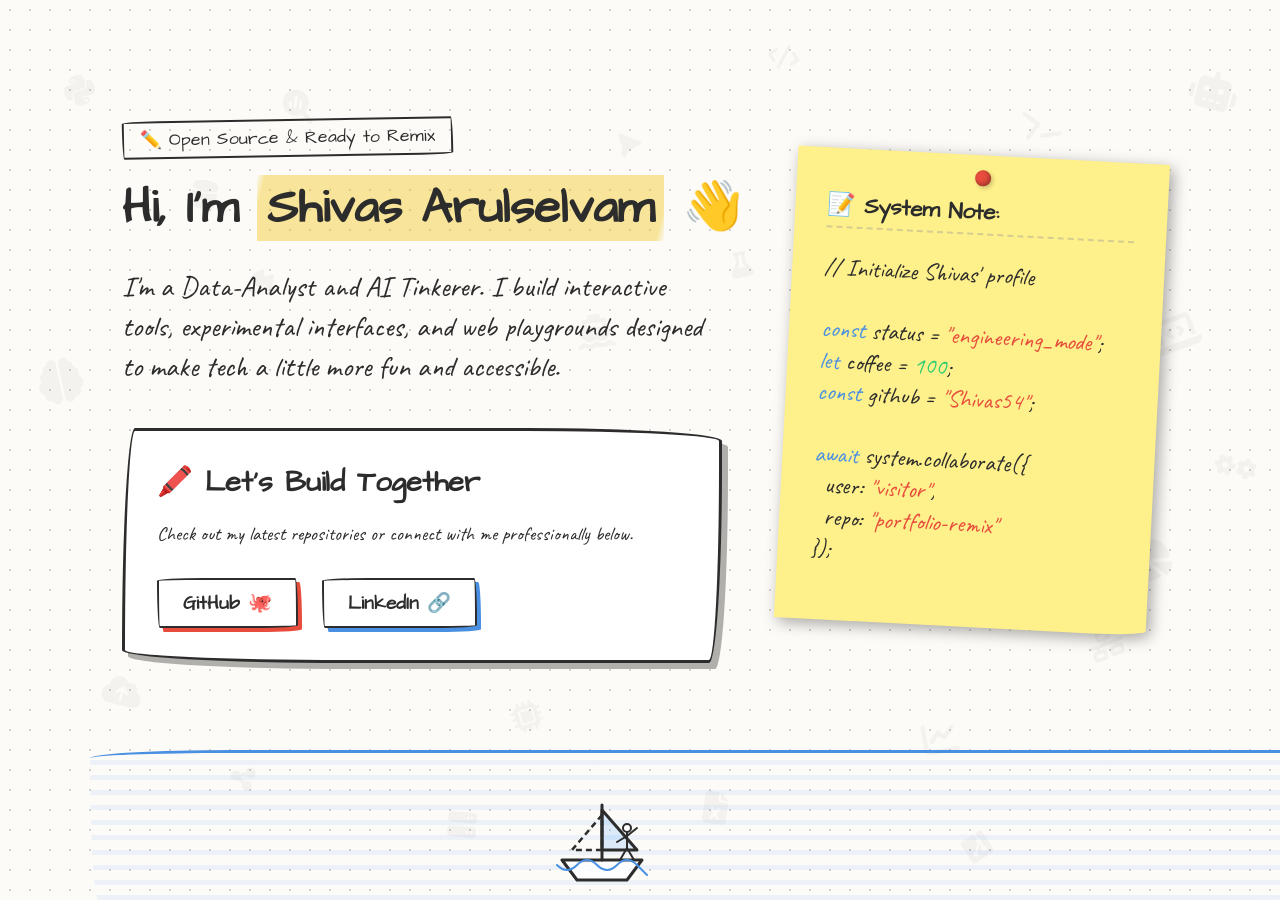
<file: index.html>
<!DOCTYPE html>
<html lang="en">

<head>
  <meta charset="UTF-8">
  <meta name="viewport" content="width=device-width, initial-scale=1.0">
  <title>Shivas Arulselvam | Sketchbook Portfolio</title>
  <link rel="preconnect" href="https://fonts.googleapis.com">
  <link rel="preconnect" href="https://fonts.gstatic.com" crossorigin>
  <link href="https://fonts.googleapis.com/css2?family=Architects+Daughter&family=Caveat:wght@400;600&display=swap"
    rel="stylesheet">
  <link rel="stylesheet" href="https://cdnjs.cloudflare.com/ajax/libs/font-awesome/6.5.0/css/all.min.css">
  <link rel="stylesheet" href="assets/css/style.css">
</head>

<body>

  <!-- Background floating icons -->
  <div class="bg-icons" aria-hidden="true">
    <i class="fa-brands fa-python" style="--ix:5vw;  --iy:8vh;  --is:2.2rem; --ir:-15deg; --id:0s"></i>
    <i class="fa-solid fa-database" style="--ix:15vw; --iy:20vh; --is:1.8rem; --ir:10deg;  --id:1.2s"></i>
    <i class="fa-solid fa-terminal" style="--ix:80vw; --iy:12vh; --is:2rem;   --ir:-8deg;  --id:0.4s"></i>
    <i class="fa-solid fa-code" style="--ix:60vw; --iy:5vh;  --is:1.6rem; --ir:12deg;  --id:2s"></i>
    <i class="fa-solid fa-laptop-code" style="--ix:90vw; --iy:35vh; --is:2.4rem; --ir:-20deg; --id:0.8s"></i>
    <i class="fa-solid fa-server" style="--ix:35vw; --iy:90vh; --is:1.8rem; --ir:5deg;   --id:1.6s"></i>
    <i class="fa-solid fa-chart-line" style="--ix:72vw; --iy:80vh; --is:2.2rem; --ir:-10deg; --id:0.3s"></i>
    <i class="fa-solid fa-chart-bar" style="--ix:25vw; --iy:70vh; --is:2rem;   --ir:18deg;  --id:1.8s"></i>
    <i class="fa-solid fa-chart-pie" style="--ix:88vw; --iy:60vh; --is:2.6rem; --ir:-5deg;  --id:0.6s"></i>
    <i class="fa-solid fa-filter" style="--ix:48vw; --iy:15vh; --is:1.5rem; --ir:22deg;  --id:2.4s"></i>
    <i class="fa-solid fa-broom" style="--ix:10vw; --iy:55vh; --is:1.8rem; --ir:-30deg; --id:1s"></i>
    <i class="fa-solid fa-file-excel" style="--ix:55vw; --iy:88vh; --is:2rem;   --ir:8deg;   --id:3s"></i>
    <i class="fa-solid fa-brain" style="--ix:3vw;  --iy:40vh; --is:2.8rem; --ir:-12deg; --id:0.2s"></i>
    <i class="fa-solid fa-robot" style="--ix:93vw; --iy:8vh;  --is:2.4rem; --ir:15deg;  --id:1.4s"></i>
    <i class="fa-solid fa-microchip" style="--ix:40vw; --iy:78vh; --is:1.9rem; --ir:-18deg; --id:2.8s"></i>
    <i class="fa-solid fa-lightbulb" style="--ix:68vw; --iy:45vh; --is:2rem;   --ir:6deg;   --id:0.9s"></i>
    <i class="fa-solid fa-bolt-lightning" style="--ix:20vw; --iy:30vh; --is:1.7rem; --ir:-25deg; --id:1.5s"></i>
    <i class="fa-solid fa-cubes" style="--ix:78vw; --iy:25vh; --is:2.2rem; --ir:20deg;  --id:2.2s"></i>
    <i class="fa-solid fa-cloud" style="--ix:50vw; --iy:50vh; --is:2.5rem; --ir:-8deg;  --id:0.7s"></i>
    <i class="fa-solid fa-cloud-arrow-up" style="--ix:8vw; --iy:75vh; --is:2rem;   --ir:14deg;  --id:3.2s"></i>
    <i class="fa-solid fa-network-wired" style="--ix:85vw; --iy:70vh; --is:1.8rem; --ir:-22deg; --id:1.1s"></i>
    <i class="fa-solid fa-infinity" style="--ix:30vw; --iy:50vh; --is:2.3rem; --ir:9deg;   --id:2.6s"></i>
    <i class="fa-solid fa-sitemap" style="--ix:62vw; --iy:65vh; --is:1.9rem; --ir:-14deg; --id:0.5s"></i>
    <i class="fa-solid fa-share-nodes" style="--ix:18vw; --iy:85vh; --is:1.7rem; --ir:16deg;  --id:1.9s"></i>
    <i class="fa-solid fa-ship" style="--ix:45vw; --iy:35vh; --is:2.1rem; --ir:-7deg;  --id:2.1s"></i>
    <i class="fa-brands fa-git-alt" style="--ix:75vw; --iy:92vh; --is:2.4rem; --ir:11deg;  --id:0.1s"></i>
    <i class="fa-solid fa-gears" style="--ix:95vw; --iy:50vh; --is:2rem;   --ir:-19deg; --id:2.9s"></i>
    <i class="fa-solid fa-diagram-project" style="--ix:38vw; --iy:60vh; --is:1.8rem; --ir:24deg;  --id:1.3s"></i>
    <i class="fa-solid fa-flask" style="--ix:57vw; --iy:28vh; --is:1.6rem; --ir:-11deg; --id:3.5s"></i>
    <i class="fa-solid fa-magnifying-glass-chart" style="--ix:22vw; --iy:10vh; --is:2rem; --ir:7deg; --id:0.6s"></i>
    <i class="fa-solid fa-wand-magic-sparkles" style="--ix:70vw; --iy:18vh; --is:1.9rem; --ir:-16deg; --id:2.3s"></i>
    <i class="fa-solid fa-hard-drive" style="--ix:12vw; --iy:62vh; --is:1.7rem; --ir:13deg;  --id:1.7s"></i>
  </div>

  <section class="sketch-hero">

    <div class="hero-content">
      <div class="sketch-badge">✏️ Open Source &amp; Ready to Remix</div>

      <h1 class="hero-title">Hi, I'm <span class="highlight-text">Shivas Arulselvam</span> <span
          class="wave-emoji">👋</span></h1>

      <p class="hero-bio">
        I'm a Data-Analyst and AI Tinkerer. I build interactive tools, experimental interfaces, and web playgrounds
        designed to make tech a little more fun and accessible.
      </p>

      <div class="drawn-box contribution-box">
        <h3>🖍️ Let's Build Together</h3>
        <p>Check out my latest repositories or connect with me professionally below.</p>

        <div class="hero-actions">
          <a href="https://github.com/Shivas-A54" class="btn-sketch btn-red" target="_blank">GitHub 🐙</a>
          <a href="https://www.linkedin.com/in/shivas-arulselvam" class="btn-sketch btn-blue" target="_blank">LinkedIn
            🔗</a>
        </div>
      </div>
    </div>

    <div class="hero-visual">
      <div class="sticky-note">
        <div class="pin"></div>
        <h3>📝 System Note:</h3>
        <p class="handwriting">
          // Initialize Shivas' profile<br><br>
          <span class="pencil-blue">const</span> status = <span class="pencil-red">"engineering_mode"</span>;<br>
          <span class="pencil-blue">let</span> coffee = <span class="pencil-green">100</span>;<br>
          <span class="pencil-blue">const</span> github = <span class="pencil-red">"Shivas54"</span>;<br><br>
          <span class="pencil-blue">await</span> system.collaborate({<br>
          &nbsp;&nbsp;user: <span class="pencil-red">"visitor"</span>,<br>
          &nbsp;&nbsp;repo: <span class="pencil-red">"portfolio-remix"</span><br>
          });
        </p>
      </div>
    </div>

    <div class="sea-container">
      <div class="boat-wrapper" id="boat-wrapper">
        <div class="speech-bubble" id="speech-bubble">Hi!</div>
        <svg class="sketch-boat" viewBox="0 0 100 100" width="100" height="100">
          <path d="M10,70 L90,70 L75,90 L25,90 Z" stroke="var(--ink-color)" stroke-width="3" stroke-linejoin="round" />
          <path d="M50,70 L50,15" fill="none" stroke="var(--ink-color)" stroke-width="3" stroke-linecap="round" />
          <path d="M50,20 L85,60 L50,60 Z" fill="rgba(86, 163, 255, 0.2)" stroke="var(--ink-color)" stroke-width="3"
            stroke-linejoin="round" />
          <path d="M50,25 L20,60 L50,60 Z" fill="none" stroke="var(--ink-color)" stroke-width="2.5"
            stroke-dasharray="6 4" stroke-linejoin="round" />
          <path d="M5,75 Q15,85 25,75 T45,75 T65,75 T85,75 T95,85" fill="none" stroke="var(--pencil-blue)"
            stroke-width="2" stroke-linecap="round" />
          <g class="stickman">
            <circle cx="75" cy="38" r="4" fill="var(--box-bg)" stroke="var(--ink-color)" stroke-width="2" />
            <line x1="75" y1="42" x2="75" y2="58" stroke="var(--ink-color)" stroke-width="2" stroke-linecap="round" />
            <line x1="75" y1="58" x2="68" y2="70" stroke="var(--ink-color)" stroke-width="2" stroke-linecap="round" />
            <line x1="75" y1="58" x2="82" y2="70" stroke="var(--ink-color)" stroke-width="2" stroke-linecap="round" />
            <line x1="75" y1="46" x2="65" y2="52" stroke="var(--ink-color)" stroke-width="2" stroke-linecap="round" />
            <line id="waving-arm" x1="75" y1="46" x2="85" y2="38" stroke="var(--ink-color)" stroke-width="2"
              stroke-linecap="round" />
          </g>
        </svg>
      </div>
    </div>
  </section>

  <script>
    // --- BOAT ANIMATION ---
    window.onload = () => {
      const boatWrapper = document.getElementById('boat-wrapper');
      const bubble = document.getElementById('speech-bubble');

      if (boatWrapper && bubble) {
        setTimeout(() => { boatWrapper.style.left = '40%'; }, 500);

        setTimeout(() => {
          bubble.style.opacity = '1';
          bubble.innerText = 'Hi!';
          bubble.style.transform = 'translateY(0)';
          setTimeout(() => {
            const wavingArm = document.getElementById('waving-arm');
            if (wavingArm) wavingArm.classList.add('wave-action');
          }, 200);
        }, 3500);

        setTimeout(() => {
          bubble.innerText = 'About Me →';
          boatWrapper.classList.add('wiggle');
        }, 5500);

        boatWrapper.addEventListener('click', () => {
          window.location.href = 'about.html';
        });
      }
    };
  </script>

</body>

</html>
</file>
<file: assets/css/style.css>
/* =============================================
   SHIVAS PORTFOLIO — SKETCHBOOK THEME
   Clean, single :root block — no conflicts
   ============================================= */

/* --- LIGHT / DARK MODE VARIABLES --- */
:root {
  color-scheme: light dark;
  --paper-bg:      light-dark(#fdfbf7, #1a1a1a);
  --ink-color:     light-dark(#2c2c2c, #e0e0e0);
  --box-bg:        light-dark(#ffffff, #252525);
  --grid-color:    light-dark(#d1d1d1, rgba(255,255,255,0.05));
  --note-bg:       light-dark(#fef08a, #857c2e);
  --cert-note-bg:  light-dark(#a7f3d0, #1e3a2f);
  --pencil-blue:   light-dark(#4a90e2, #56a3ff);
  --pencil-red:    light-dark(#e74c3c, #ff5f56);
  --pencil-green:  light-dark(#2ecc71, #4ade80);
  --highlighter:   light-dark(rgba(241,196,15,0.4), rgba(250,204,21,0.25));
  --input-bg:      light-dark(#fdfbf7, #1e1e1e);
  --note-text:     light-dark(#2c2c2c, #f0f0f0);
}

/* --- BASE --- */
*, *::before, *::after { box-sizing: border-box; }

html { scroll-behavior: smooth; }

body {
  background-color: var(--paper-bg);
  background-image: radial-gradient(var(--grid-color) 1px, transparent 1px);
  background-size: 20px 20px;
  color: var(--ink-color);
  font-family: 'Caveat', cursive;
  font-size: 1.2rem;
  margin: 0;
  padding: 0;
  overflow-x: hidden;
  transition: background-color 0.3s, color 0.3s;
}

h1, h2, h3 { font-family: 'Architects Daughter', cursive; }

/* --- SCROLL TO TOP --- */
.scroll-top {
  position: fixed;
  bottom: 2rem;
  right: 1.5rem;
  z-index: 998;
  background: var(--box-bg);
  border: 2px solid var(--ink-color);
  border-radius: 255px 15px 225px 15px / 15px 225px 15px 255px;
  padding: 0.4rem 0.9rem;
  font-family: 'Architects Daughter', cursive;
  font-size: 1.3rem;
  cursor: pointer;
  box-shadow: 3px 3px 0 var(--pencil-green);
  opacity: 0;
  pointer-events: none;
  transition: opacity 0.3s, transform 0.2s, box-shadow 0.2s;
  color: var(--ink-color);
}
.scroll-top.visible { opacity: 1; pointer-events: auto; }
.scroll-top:hover { transform: translate(1px, 1px); box-shadow: 2px 2px 0 var(--pencil-green); }

/* =============================================
   INDEX PAGE — HERO
   ============================================= */
.sketch-hero {
  position: relative;
  display: flex;
  align-items: center;
  justify-content: space-between;
  max-width: 1100px;
  margin: 0 auto;
  min-height: 100vh;
  padding: 2rem;
  padding-bottom: 150px;
  gap: 4rem;
}
.hero-content { 
  flex: 1 1 50%; /* Changed this line */
  max-width: 600px; 
  z-index: 2; 
}

.hero-visual { 
  flex: 1 1 50%; /* Changed this line */
  display: flex; 
  justify-content: center; 
  z-index: 2; 
}
.hero-content { flex: 1; max-width: 600px; z-index: 2; }.hero-content { 
  flex: 1 1 50%; /* Changed this line */
  max-width: 600px; 
  z-index: 2; 
}

.hero-visual { 
  flex: 1 1 50%; /* Changed this line */
  display: flex; 
  justify-content: center; 
  z-index: 2; 
}
.hero-visual   { flex: 1; display: flex; justify-content: center; z-index: 2; }.hero-content { 
  flex: 1 1 50%; /* Changed this line */
  max-width: 600px; 
  z-index: 2; 
}

.hero-visual { 
  flex: 1 1 50%; /* Changed this line */
  display: flex; 
  justify-content: center; 
  z-index: 2; 
}

/* --- BADGE --- */
.sketch-badge {
  display: inline-block;
  border: 2px solid var(--ink-color);
  border-radius: 255px 15px 225px 15px / 15px 225px 15px 255px;
  padding: 0.3rem 1rem;
  font-family: 'Architects Daughter', cursive;
  font-size: 1.1rem;
  margin-bottom: 1.5rem;
  transform: rotate(-1deg);
}

/* --- TITLE --- */
.hero-title {
  font-size: 3rem;
  line-height: 1.2;
  margin: 0 0 1rem 0;
  white-space: nowrap;
}

.typewriter {
  display: inline-block;
  min-width: 300px; /* Reserves space for "Shivas Arulselvam" */
  white-space: nowrap;
}
@keyframes blink { 0%,100% { opacity: 1; } 50% { opacity: 0; } }

/* --- HIGHLIGHT --- */
.highlight-text {
  background: linear-gradient(104deg, transparent 0%, var(--highlighter) 2%, var(--highlighter) 98%, transparent 100%);
  padding: 0 10px;
}

.hero-bio {
  font-size: 1.8rem;
  line-height: 1.4;
  margin-bottom: 2.5rem;
}

/* --- DRAWN BOX --- */
.drawn-box {
  background: var(--box-bg);
  border: 3px solid var(--ink-color);
  border-radius: 15px 225px 15px 255px / 255px 15px 225px 15px;
  padding: 2rem;
  box-shadow: 6px 6px 0px rgba(0,0,0,0.3);
}

.contribution-box h3 { margin: 0 0 1rem 0; font-size: 1.8rem; }
.contribution-box p  { margin-bottom: 2rem; }

/* --- BUTTONS --- */
.hero-actions {
  display: flex;
  gap: 1.5rem;
  flex-wrap: wrap;
}

.btn-sketch {
  text-decoration: none;
  color: var(--ink-color);
  font-family: 'Architects Daughter', cursive;
  font-size: 1.2rem;
  font-weight: bold;
  padding: 0.6rem 1.5rem;
  border: 2px solid var(--ink-color);
  border-radius: 255px 15px 225px 15px / 15px 225px 15px 255px;
  transition: transform 0.2s, box-shadow 0.2s;
  background: var(--box-bg);
  cursor: pointer;
  display: inline-block;
}

.btn-blue  { box-shadow: 4px 4px 0px var(--pencil-blue); }
.btn-blue:hover  { transform: translate(2px,2px); box-shadow: 2px 2px 0px var(--pencil-blue); }
.btn-red   { box-shadow: 4px 4px 0px var(--pencil-red); }
.btn-red:hover   { transform: translate(2px,2px); box-shadow: 2px 2px 0px var(--pencil-red); }
.btn-green { box-shadow: 4px 4px 0px var(--pencil-green); }
.btn-green:hover { transform: translate(2px,2px); box-shadow: 2px 2px 0px var(--pencil-green); }

/* --- STICKY NOTE (Hero) --- */
.sticky-note {
  background-color: var(--note-bg);
  color: var(--note-text);
  width: 100%;
  max-width: 380px;
  padding: 2rem;
  position: relative;
  box-shadow: 4px 4px 15px rgba(0,0,0,0.35);
  transform: rotate(3deg);
  border-bottom-right-radius: 60px 5px;
}

.pin {
  width: 16px;
  height: 16px;
  background-color: var(--pencil-red);
  border-radius: 50%;
  position: absolute;
  top: 15px;
  left: 50%;
  transform: translateX(-50%);
  box-shadow: inset -2px -2px 4px rgba(0,0,0,0.3), 2px 2px 4px rgba(0,0,0,0.2);
  z-index: 5;
}

.sticky-note h3 {
  margin-top: 10px;
  border-bottom: 2px dashed rgba(150,150,150,0.4);
  padding-bottom: 5px;
  color: var(--note-text);
}

/* --- HANDWRITING & PENCIL COLORS --- */
.handwriting { font-size: 1.5rem; line-height: 1.3; }
.pencil-blue  { color: var(--pencil-blue); }
.pencil-red   { color: var(--pencil-red); }
.pencil-green { color: var(--pencil-green); }

/* =============================================
   SEA & BOAT ANIMATION
   ============================================= */
.sea-container {
  position: absolute;
  bottom: 0;
  left: 0;
  width: 100vw;
  height: 150px;
  background: repeating-linear-gradient(
    0deg,
    rgba(86,163,255,0.1), rgba(86,163,255,0.1) 5px,
    transparent 5px, transparent 15px
  );
  border-top: 3px solid var(--pencil-blue);
  border-radius: 255px 15px 225px 15px / 15px 225px 15px 255px;
  z-index: 10;
  pointer-events: none;
  animation: moveWater 1.5s linear infinite;
}

.boat-wrapper {
  position: absolute;
  bottom: 10px;
  left: -300px;
  transform: translateX(-50%);
  transition: left 3s cubic-bezier(0.25,0.46,0.45,0.94);
  cursor: pointer;
  display: flex;
  flex-direction: column;
  align-items: center;
  pointer-events: auto;
}

.wiggle { animation: float 2s ease-in-out infinite; }

@keyframes float {
  0%   { transform: translateX(-50%) translateY(0px) rotate(0deg); }
  50%  { transform: translateX(-50%) translateY(-5px) rotate(2deg); }
  100% { transform: translateX(-50%) translateY(0px) rotate(0deg); }
}

.speech-bubble {
  background: var(--box-bg);
  color: var(--ink-color);
  border: 2px solid var(--ink-color);
  border-radius: 255px 15px 225px 15px / 15px 225px 15px 255px;
  padding: 0.5rem 1rem;
  font-family: 'Architects Daughter', cursive;
  font-weight: bold;
  font-size: 1.2rem;
  margin-bottom: 10px;
  opacity: 0;
  transform: translateY(10px);
  transition: all 0.5s ease;
}

.sketch-boat path:first-child {
  fill: light-dark(rgba(255,255,255,0.8), rgba(255,255,255,0.1));
}

@keyframes moveWater {
  0%   { background-position: 0 0; }
  100% { background-position: 0 15px; }
}

@keyframes waveHand {
  0%   { transform: rotate(0deg); }
  20%  { transform: rotate(40deg); }
  40%  { transform: rotate(-10deg); }
  60%  { transform: rotate(40deg); }
  80%  { transform: rotate(-10deg); }
  100% { transform: rotate(0deg); }
}

.wave-action {
  transform-origin: 75px 46px;
  animation: waveHand 1.5s ease-in-out;
}

/* =============================================
   ABOUT PAGE
   ============================================= */
.about-page { padding-bottom: 5rem; }

.page-container {
  max-width: 1000px;
  margin: 0 auto;
  padding: 2rem;
}

/* --- NAV BAR --- */
.nav-bar {
  display: flex;
  justify-content: space-between;
  align-items: center;
  flex-wrap: wrap;
  gap: 1rem;
  padding: 1.5rem 0 2rem;
  margin-bottom: 2rem;
  position: relative;
}

.nav-menu {
  display: flex;
  gap: 0.75rem;
  flex-wrap: wrap;
}

/* Active nav link */
.nav-active {
  box-shadow: 4px 4px 0px var(--pencil-red) !important;
  transform: translate(1px, 1px);
}

/* Hamburger — hidden on desktop */
.hamburger {
  display: none;
  background: var(--box-bg);
  border: 2px solid var(--ink-color);
  border-radius: 255px 15px 225px 15px / 15px 225px 15px 255px;
  font-size: 1.4rem;
  padding: 0.3rem 0.8rem;
  cursor: pointer;
  color: var(--ink-color);
  box-shadow: 3px 3px 0 var(--pencil-blue);
}

/* --- ABOUT SECTION --- */
.about-section {
  display: flex;
  gap: 3rem;
  align-items: center;
  margin-bottom: 5rem;
}

.profile-pic {
  flex: 0 0 280px;
}

.photo-placeholder {
  background: var(--paper-bg);
  border: 3px solid var(--ink-color);
  padding: 5px;
  transform: rotate(-2deg);
  min-height: 280px;
  overflow: hidden;
}

.profile-pic img {
  width: 100%;
  height: auto;
  display: block;
  filter: grayscale(100%) contrast(300%);
  image-rendering: pixelated;
  opacity: 0.85;
}

/* Tape strip decoration */
.tape {
  width: 60px;
  height: 18px;
  background: rgba(255,220,100,0.55);
  border: 1px solid rgba(200,170,0,0.3);
  position: absolute;
  top: -10px;
  left: 50%;
  transform: translateX(-50%) rotate(-2deg);
  z-index: 2;
}
.photo-frame { position: relative; }

.about-text { flex: 1; }

.section-title {
  font-size: 2.5rem;
  margin-bottom: 2rem;
  display: inline-block;
}

/* --- SECTIONS SPACING --- */
.skills-section, .certs-section, .projects-section, .contact-section {
  margin-bottom: 5rem;
}

/* --- SKILLS --- */
.skills-container {
  display: flex;
  flex-wrap: wrap;
  gap: 1rem;
}

.skill-tag {
  font-family: 'Architects Daughter', cursive;
  font-size: 1.2rem;
  color: var(--pencil-blue);
  border: 2px dashed var(--pencil-blue);
  padding: 0.5rem 1rem;
  border-radius: 255px 15px 225px 15px / 15px 225px 15px 255px;
  background: rgba(86,163,255,0.1);
  transition: transform 0.2s, background 0.2s;
}
.skill-tag:hover {
  transform: scale(1.1) rotate(2deg);
  background: rgba(86,163,255,0.2);
}

/* --- PROJECTS --- */
.projects-grid {
  display: grid;
  grid-template-columns: repeat(auto-fit, minmax(280px, 1fr));
  gap: 2.5rem;
}

.project-card {
  display: flex;
  flex-direction: column;
  justify-content: space-between;
  transition: transform 0.3s ease;
}
.project-card:hover { transform: translateY(-5px); }

.project-link {
  align-self: flex-start;
  margin-top: 1.5rem;
  font-size: 1rem;
}

/* --- CERTIFICATES --- */
.certs-grid {
  display: flex;
  flex-direction: column;
  gap: 2.8rem;
  max-width: 820px;
  margin: 0 auto;
}

.cert-note { max-width: 380px; width: 100%; }

.cert-note.left {
  align-self: flex-start;
  transform: rotate(-3deg);
  background-color: var(--note-bg);
}
.cert-note.right {
  align-self: flex-end;
  transform: rotate(4deg);
  background-color: var(--cert-note-bg);
}

/* --- CONTACT SECTION --- */
.contact-grid {
  display: grid;
  grid-template-columns: repeat(auto-fit, minmax(250px, 1fr));
  gap: 2rem;
}

.contact-card {
  text-align: center;
  transition: transform 0.3s ease;
}
.contact-card:hover { transform: translateY(-4px); }

.contact-icon {
  font-size: 2.5rem;
  margin-bottom: 0.8rem;
}

.contact-card h3 {
  margin: 0 0 0.5rem;
  font-size: 1.6rem;
}

/* --- FORM --- */
.quick-message { max-width: 640px; margin-left: auto; margin-right: auto; }
.quick-message h3 { font-size: 1.8rem; margin: 0 0 0.5rem; }

.form-group { margin-bottom: 1.2rem; }

.form-label {
  display: block;
  font-family: 'Architects Daughter', cursive;
  font-size: 1.1rem;
  margin-bottom: 0.4rem;
  color: var(--ink-color);
}

.sketch-input {
  width: 100%;
  background: var(--input-bg);
  color: var(--ink-color);
  border: 2px solid var(--ink-color);
  border-radius: 255px 15px 225px 15px / 15px 225px 15px 255px;
  padding: 0.7rem 1.2rem;
  font-family: 'Caveat', cursive;
  font-size: 1.3rem;
  outline: none;
  transition: box-shadow 0.2s;
}
.sketch-input:focus {
  box-shadow: 4px 4px 0 var(--pencil-blue);
}

.sketch-textarea {
  border-radius: 15px 225px 15px 255px / 255px 15px 225px 15px;
  resize: vertical;
  min-height: 120px;
}

/* --- FOOTER --- */
.sketch-footer {
  text-align: center;
  padding: 2rem 0 3rem;
  border-top: 2px dashed var(--grid-color);
  margin-top: 2rem;
}

/* =============================================
   RESPONSIVE / MOBILE
   ============================================= */
@media (max-width: 800px) {
  /* Hero */
  .sketch-hero {
    flex-direction: column;
    align-items: flex-start;
    padding-top: 5rem;
    gap: 2rem;
  }
  .hero-title { font-size: 2rem; white-space: normal; }
  .hero-visual { width: 100%; justify-content: flex-start; }
  .sticky-note { max-width: 100%; transform: rotate(1deg); }

  /* About */
  .about-section { flex-direction: column; }
  .profile-pic { width: 100%; max-width: 320px; margin: 0 auto; flex: none; }

  /* Nav: show hamburger, hide links by default */
  .hamburger { display: block; }
  .nav-menu {
    display: none;
    flex-direction: column;
    width: 100%;
    background: var(--box-bg);
    border: 2px solid var(--ink-color);
    border-radius: 12px;
    padding: 1rem;
    gap: 0.6rem;
    box-shadow: 4px 4px 0 var(--pencil-blue);
    position: absolute;
    top: 5rem;
    right: 0;
    z-index: 50;
  }
  .nav-menu.nav-open { display: flex; }
  .nav-bar { flex-wrap: nowrap; }

  /* Projects */
  .projects-grid { grid-template-columns: 1fr; }

  /* Certs */
  .cert-note.left, .cert-note.right {
    align-self: center;
    max-width: 100%;
    transform: rotate(-1deg);
  }
}

@media (max-width: 480px) {
  .hero-title { font-size: 1.7rem; white-space: normal; }
  .hero-bio   { font-size: 1.4rem; }
  .section-title { font-size: 1.9rem; }
  .contact-grid { grid-template-columns: 1fr; }
}

/* =============================================
   BACKGROUND FLOATING ICONS
   ============================================= */
.bg-icons {
  position: fixed;
  inset: 0;
  width: 100%;
  height: 100%;
  pointer-events: none;
  z-index: 0;
  overflow: hidden;
}

.bg-icons i {
  position: absolute;
  left: var(--ix);
  top:  var(--iy);
  font-size: var(--is);
  color: var(--ink-color);
  opacity: 0.045;
  transform: rotate(var(--ir));
  animation: bgFloat 8s ease-in-out var(--id) infinite alternate;
}

@keyframes bgFloat {
  0%   { transform: rotate(var(--ir)) translateY(0px);   opacity: 0.045; }
  50%  { opacity: 0.07; }
  100% { transform: rotate(var(--ir)) translateY(-14px); opacity: 0.045; }
}

/* Make sure all page content sits above icons */
.sketch-hero,
.page-container,
.scroll-top {
  position: relative;
  z-index: 1;
}
</file>
